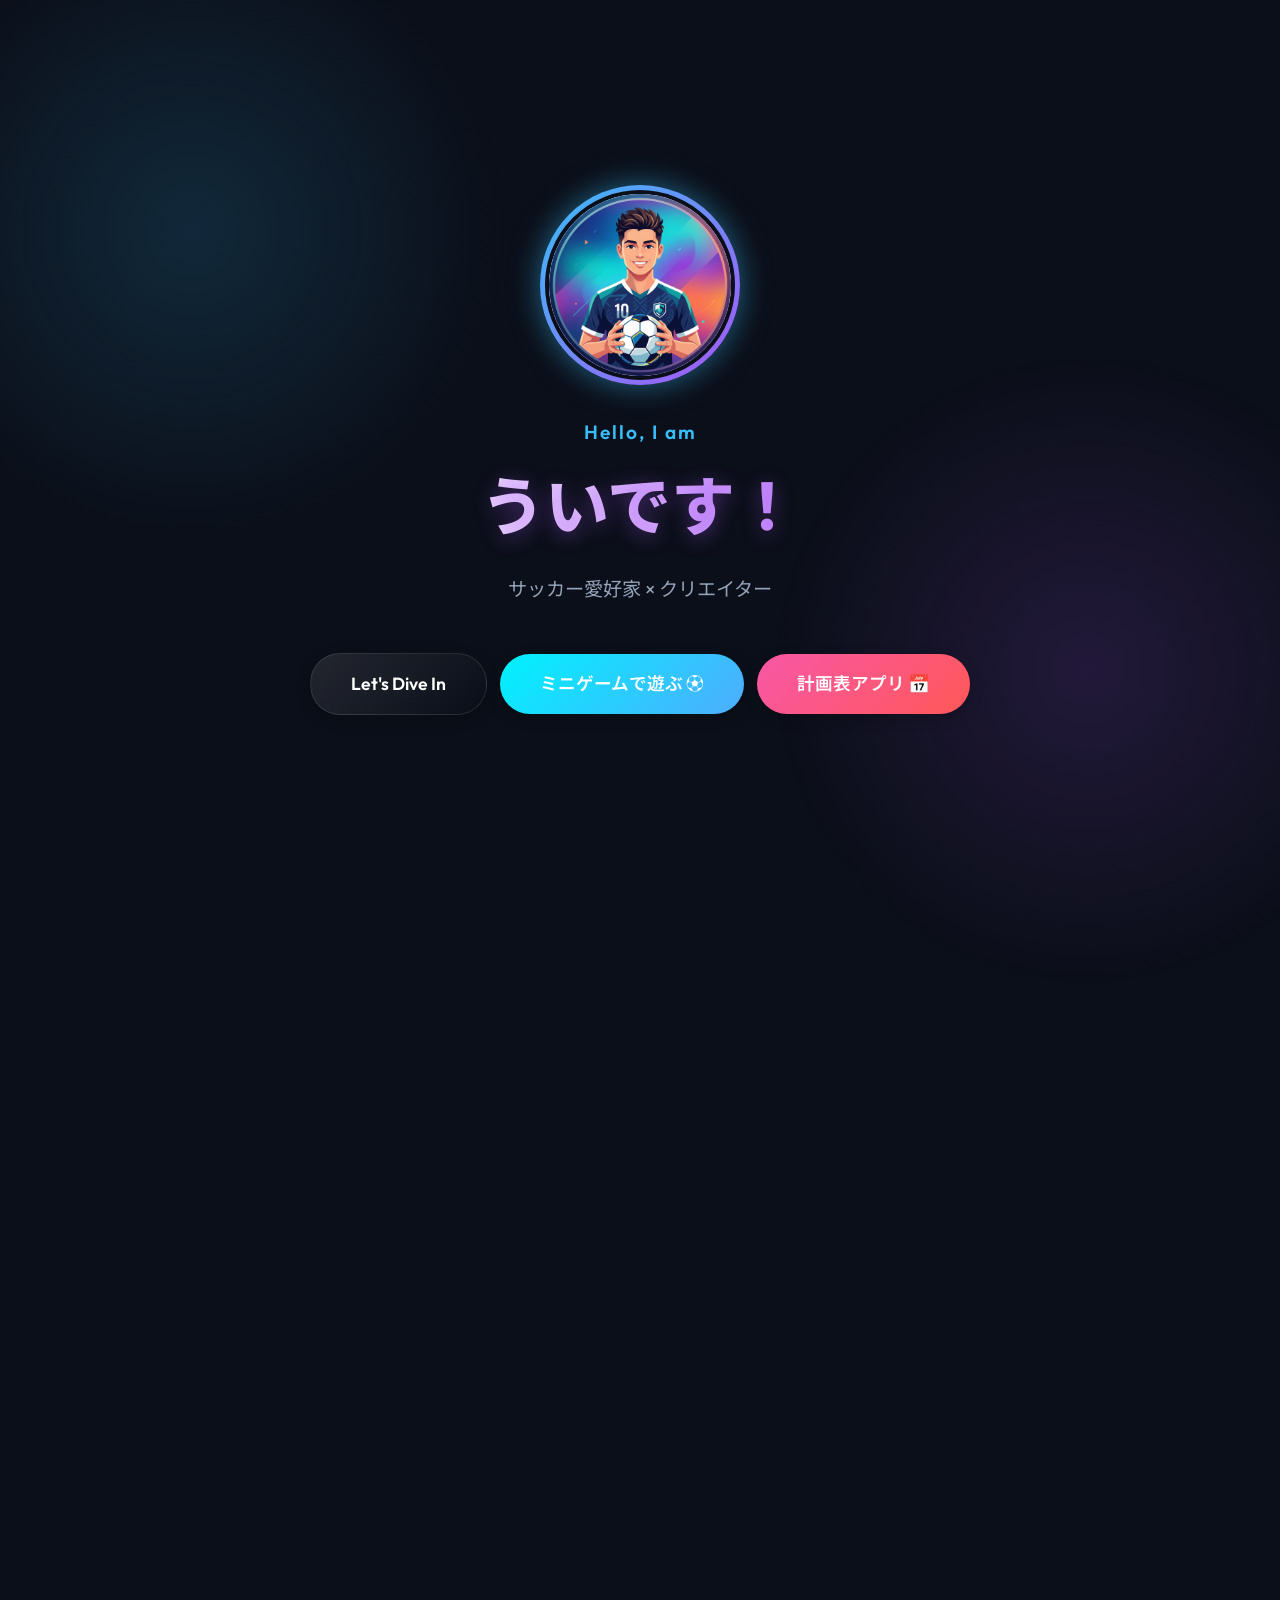
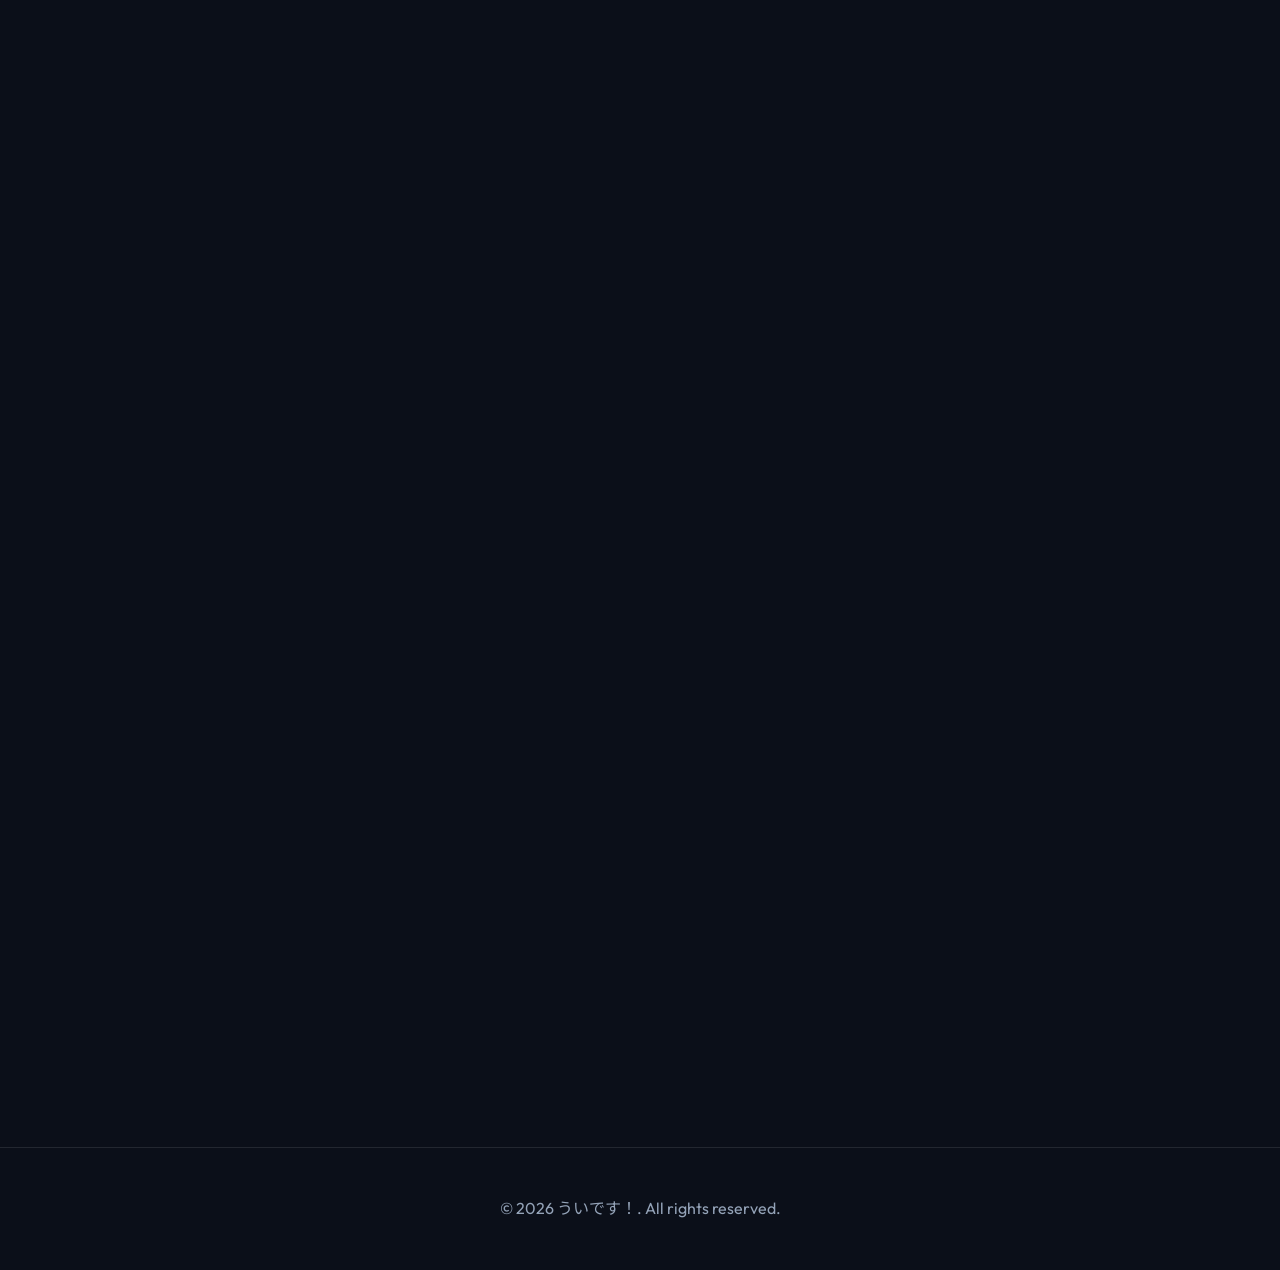
<file: index.html>
<!DOCTYPE html>
<html lang="ja">
<head>
    <meta charset="UTF-8">
    <meta name="viewport" content="width=device-width, initial-scale=1.0">
    <title>ういです！ | Portfolio</title>
    <meta name="description" content="ういです！の自己紹介ページです。得意なサッカーやAIに対する考え、今後の目標をシェアします。">
    <link rel="preconnect" href="https://fonts.googleapis.com">
    <link rel="preconnect" href="https://fonts.gstatic.com" crossorigin>
    <link href="https://fonts.googleapis.com/css2?family=Outfit:wght@300;400;600;800&family=Noto+Sans+JP:wght@300;400;700&display=swap" rel="stylesheet">
    <link rel="stylesheet" href="./assets/css/style.css">
</head>
<body>
    <div class="blob-bg"></div>
    <div class="blob-bg blob-2"></div>
    
    <main>
        <header class="hero section-animate">
            <div class="avatar-container">
                <img src="./assets/images/avatar.png" alt="ういです！のアバター" class="avatar">
            </div>
            <div class="hero-content">
                <p class="greeting">Hello, I am</p>
                <h1 class="name">ういです！</h1>
                <p class="role">サッカー愛好家 × クリエイター</p>
                <a href="#about" class="scroll-btn">Let's Dive In</a>
                <a href="game.html" class="scroll-btn" style="background: linear-gradient(135deg, #00f2fe 0%, #4facfe 100%); margin-left: 10px; border: none; color: white;">ミニゲームで遊ぶ ⚽️</a>
                <a href="planner.html" class="scroll-btn" style="background: linear-gradient(135deg, #f857a6 0%, #ff5858 100%); margin-left: 10px; border: none; color: white;">計画表アプリ 📅</a>
            </div>
        </header>

        <section id="about" class="section-animate">
            <div class="glass-card">
                <div class="card-header">
                    <h2><span class="icon">⚽</span> 得意なこと</h2>
                </div>
                <div class="card-body">
                    <p>
                        私の得意なことは<strong>サッカー</strong>です！<br>
                        チームワークとフィールド全体を見渡す視野の広さを活かして、常にベストを尽くします。
                        プログラミングにおいても、全体像を捉えながらゴールに向かって進んでいく姿勢を大切にしています。
                    </p>
                </div>
            </div>
        </section>

        <section id="ai-vision" class="section-animate">
            <div class="glass-card highlight-card">
                <div class="card-header">
                    <h2><span class="icon">🤖</span> AIとの向き合い方</h2>
                </div>
                <div class="card-body">
                    <div class="vision-item">
                        <h3>AIとはどのような存在か？</h3>
                        <p>私にとってAIは、<strong>「知らない知識をどんどん増やしてくれるような存在」</strong>です。自分の限界を広げ、新しい視点やアイデアをもたらしてくれる強力なパートナーだと考えています。</p>
                    </div>
                    <div class="vision-item mt-4">
                        <h3>今後の向き合い方</h3>
                        <p>AIに完全に頼りすぎるのではなく、<strong>「AIに頼るところ」</strong>と<strong>「自分の力でするところ」</strong>をしっかりと見極めることが重要だと思っています。このバランスを大切にしながら、より良いものを生み出すために上手く使い分けて向き合っていきたいです。</p>
                    </div>
                </div>
            </div>
        </section>

        <section id="goals" class="section-animate">
            <div class="glass-card">
                <div class="card-header">
                    <h2><span class="icon">🚀</span> 挑戦したいこと</h2>
                </div>
                <div class="card-body">
                    <p class="goal-text">
                        この授業を通して、<br>
                        <span class="highlight">「見た人に面白いと思ってもらえるようなアプリ」</span><br>
                        を作ることに挑戦したいです。
                    </p>
                    <p>
                        単なるツールではなく、ユーザーの心を動かし、記憶に残るような魅力的な体験を提供できるようなアプリ開発を目指します。
                    </p>
                </div>
            </div>
        </section>
    </main>

    <footer>
        <p>&copy; 2026 ういです！. All rights reserved.</p>
    </footer>

    <script src="./assets/js/script.js"></script>
</body>
</html>
</file>
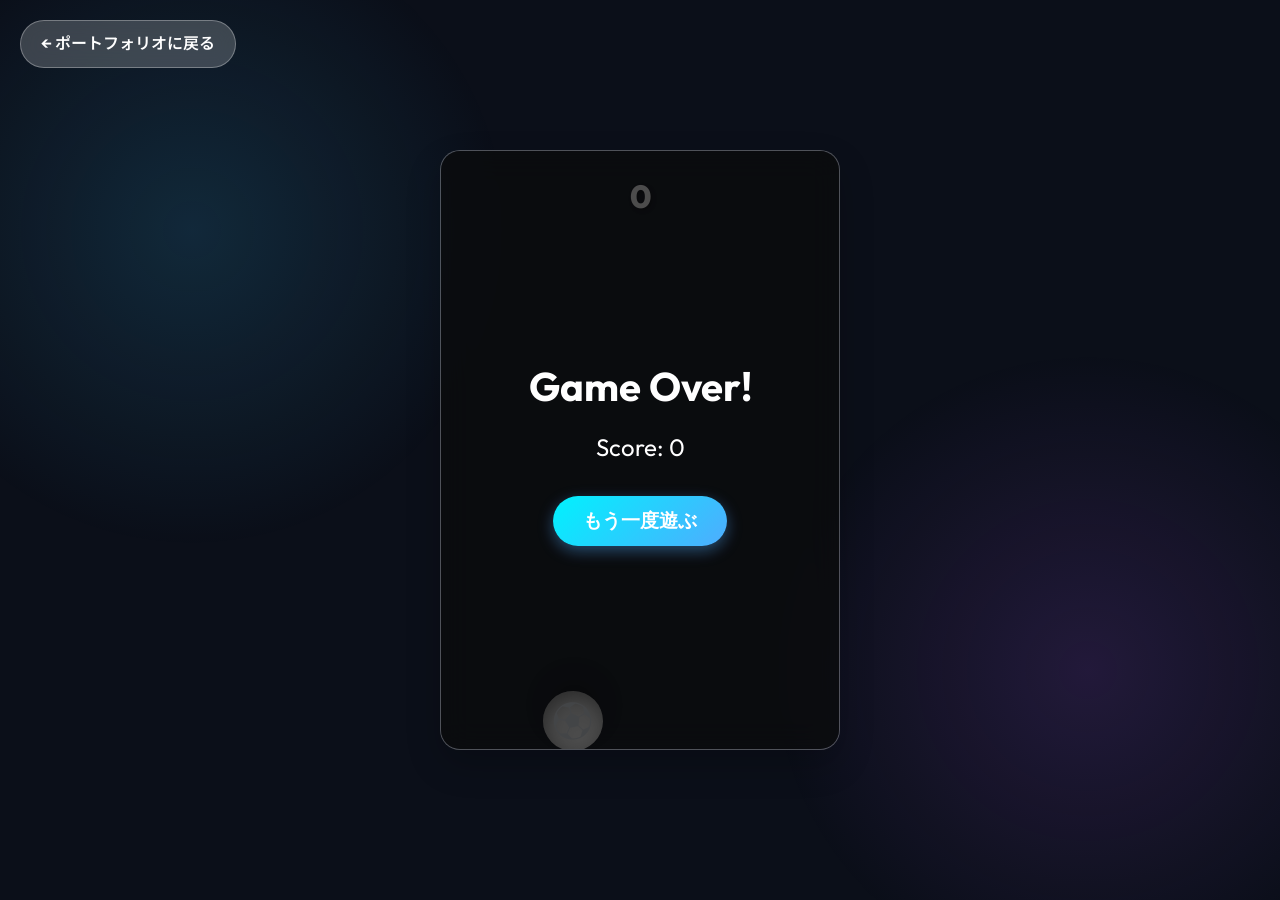
<file: game.html>
<!DOCTYPE html>
<html lang="ja">
<head>
    <meta charset="UTF-8">
    <meta name="viewport" content="width=device-width, initial-scale=1.0">
    <title>リフティングゲーム | ういです！ Portfolio</title>
    <meta name="description" content="簡単なサッカーリフティングゲームです。">
    <link rel="preconnect" href="https://fonts.googleapis.com">
    <link rel="preconnect" href="https://fonts.gstatic.com" crossorigin>
    <link href="https://fonts.googleapis.com/css2?family=Outfit:wght@300;400;600;800&family=Noto+Sans+JP:wght@300;400;700&display=swap" rel="stylesheet">
    <link rel="stylesheet" href="./assets/css/style.css">
    <style>
        body {
            overflow: hidden; /* ゲーム中はスクロール禁止 */
            display: flex;
            flex-direction: column;
            align-items: center;
            justify-content: center;
            height: 100vh;
            margin: 0;
        }
        .game-header {
            position: absolute;
            top: 20px;
            left: 20px;
            z-index: 10;
        }
        .back-btn {
            display: inline-block;
            padding: 10px 20px;
            background: rgba(255, 255, 255, 0.2);
            backdrop-filter: blur(10px);
            border: 1px solid rgba(255, 255, 255, 0.3);
            border-radius: 30px;
            color: #fff;
            text-decoration: none;
            font-weight: 600;
            transition: all 0.3s ease;
        }
        .back-btn:hover {
            background: rgba(255, 255, 255, 0.3);
            transform: translateY(-2px);
        }
        #game-container {
            position: relative;
            width: 100%;
            max-width: 400px;
            height: 600px;
            background: rgba(255, 255, 255, 0.1);
            backdrop-filter: blur(15px);
            border-radius: 20px;
            border: 1px solid rgba(255, 255, 255, 0.2);
            overflow: hidden;
            box-shadow: 0 15px 35px rgba(0,0,0,0.2);
            cursor: crosshair;
        }
        #score-board {
            position: absolute;
            top: 20px;
            width: 100%;
            text-align: center;
            font-size: 2rem;
            font-weight: 800;
            color: white;
            text-shadow: 2px 2px 4px rgba(0,0,0,0.3);
            z-index: 5;
            pointer-events: none;
        }
        #ball {
            position: absolute;
            width: 60px;
            height: 60px;
            background: radial-gradient(circle at 30% 30%, #ffffff, #d4d4d4);
            border-radius: 50%;
            box-shadow: inset -5px -5px 15px rgba(0,0,0,0.3), 5px 15px 20px rgba(0,0,0,0.2);
            display: flex;
            align-items: center;
            justify-content: center;
            font-size: 40px;
            user-select: none;
            cursor: pointer;
            transition: transform 0.1s;
        }
        #ball:active {
            transform: scale(0.9);
        }
        #game-over {
            position: absolute;
            top: 0;
            left: 0;
            width: 100%;
            height: 100%;
            background: rgba(0, 0, 0, 0.7);
            display: flex;
            flex-direction: column;
            align-items: center;
            justify-content: center;
            color: white;
            z-index: 10;
            opacity: 0;
            pointer-events: none;
            transition: opacity 0.3s;
        }
        #game-over.active {
            opacity: 1;
            pointer-events: all;
        }
        #game-over h2 {
            font-size: 2.5rem;
            margin-bottom: 10px;
        }
        #final-score {
            font-size: 1.5rem;
            margin-bottom: 30px;
        }
        .restart-btn {
            padding: 12px 30px;
            font-size: 1.2rem;
            background: linear-gradient(135deg, #00f2fe 0%, #4facfe 100%);
            border: none;
            border-radius: 30px;
            color: white;
            font-weight: bold;
            cursor: pointer;
            box-shadow: 0 5px 15px rgba(79, 172, 254, 0.4);
            transition: transform 0.2s, box-shadow 0.2s;
        }
        .restart-btn:hover {
            transform: translateY(-3px);
            box-shadow: 0 8px 20px rgba(79, 172, 254, 0.6);
        }
    </style>
</head>
<body>
    <div class="blob-bg"></div>
    <div class="blob-bg blob-2"></div>

    <div class="game-header">
        <a href="index.html" class="back-btn">← ポートフォリオに戻る</a>
    </div>

    <div id="game-container">
        <div id="score-board">0</div>
        <div id="ball">⚽️</div>
        <div id="game-over">
            <h2>Game Over!</h2>
            <div id="final-score">Score: 0</div>
            <button class="restart-btn" onclick="startGame()">もう一度遊ぶ</button>
        </div>
    </div>

    <script>
        const ball = document.getElementById('ball');
        const container = document.getElementById('game-container');
        const scoreBoard = document.getElementById('score-board');
        const gameOverScreen = document.getElementById('game-over');
        const finalScoreText = document.getElementById('final-score');

        let score = 0;
        let ballY = 100;
        let ballX = 170; // 400/2 - 30
        let velocityY = 0;
        let velocityX = 0;
        let gravity = 0.4;
        let isGameOver = false;
        let gameLoopId;

        // Container bounds
        const containerHeight = 600;
        const containerWidth = 400;
        const ballSize = 60;

        function startGame() {
            score = 0;
            scoreBoard.innerText = score;
            ballY = 50;
            ballX = (containerWidth - ballSize) / 2;
            velocityY = 0;
            velocityX = (Math.random() - 0.5) * 4; // ランダムな横方向の初速
            isGameOver = false;
            gameOverScreen.classList.remove('active');
            
            if(gameLoopId) cancelAnimationFrame(gameLoopId);
            gameLoop();
        }

        function gameLoop() {
            if (isGameOver) return;

            velocityY += gravity;
            ballY += velocityY;
            ballX += velocityX;

            // 壁でのバウンド（横）
            if (ballX <= 0) {
                ballX = 0;
                velocityX = -velocityX * 0.8;
            } else if (ballX >= containerWidth - ballSize) {
                ballX = containerWidth - ballSize;
                velocityX = -velocityX * 0.8;
            }

            // 地面に落ちたらゲームオーバー
            if (ballY >= containerHeight - ballSize) {
                endGame();
            }

            ball.style.top = ballY + 'px';
            ball.style.left = ballX + 'px';
            
            // 回転エフェクト
            ball.style.transform = `rotate(${ballX * 2}deg)`;

            gameLoopId = requestAnimationFrame(gameLoop);
        }

        function endGame() {
            isGameOver = true;
            ballY = containerHeight - ballSize;
            ball.style.top = ballY + 'px';
            finalScoreText.innerText = 'Score: ' + score;
            gameOverScreen.classList.add('active');
        }

        // ボールをクリック（またはタップ）した時の処理
        ball.addEventListener('mousedown', hitBall);
        ball.addEventListener('touchstart', (e) => {
            e.preventDefault(); // ダブルタップズーム防止
            hitBall(e);
        });

        function hitBall(e) {
            if (isGameOver) return;
            
            score++;
            scoreBoard.innerText = score;
            
            // 上に跳ね返す
            velocityY = -10 - (Math.random() * 2);
            
            // クリックした位置によって横方向の力を変える
            const ballRect = ball.getBoundingClientRect();
            let clickX;
            if (e.touches) {
                clickX = e.touches[0].clientX;
            } else {
                clickX = e.clientX;
            }
            
            const ballCenterX = ballRect.left + ballSize / 2;
            const diffX = clickX - ballCenterX;
            
            velocityX = -diffX * 0.2; // クリックした反対方向に少し飛ぶ
            
            // エフェクト
            ball.style.transform = 'scale(0.8)';
            setTimeout(() => {
                if(!isGameOver) ball.style.transform = `scale(1) rotate(${ballX * 2}deg)`;
            }, 100);
        }

        // 初期スタート
        startGame();
    </script>
</body>
</html>
</file>
<file: assets/css/style.css>
:root {
    --bg-color: #0b0f19;
    --text-primary: #e2e8f0;
    --text-secondary: #94a3b8;
    --accent: #38bdf8;
    --accent-glow: rgba(56, 189, 248, 0.5);
    --glass-bg: rgba(30, 41, 59, 0.4);
    --glass-border: rgba(255, 255, 255, 0.1);
}

* {
    margin: 0;
    padding: 0;
    box-sizing: border-box;
}

body {
    font-family: 'Outfit', 'Noto Sans JP', sans-serif;
    background-color: var(--bg-color);
    color: var(--text-primary);
    line-height: 1.6;
    overflow-x: hidden;
    position: relative;
}

/* Background animated blobs */
.blob-bg {
    position: fixed;
    top: -10%;
    left: -10%;
    width: 50vw;
    height: 50vw;
    background: radial-gradient(circle, rgba(56,189,248,0.15) 0%, rgba(11,15,25,0) 70%);
    border-radius: 50%;
    z-index: -1;
    animation: float 20s ease-in-out infinite alternate;
}

.blob-2 {
    top: auto;
    bottom: -10%;
    left: auto;
    right: -10%;
    background: radial-gradient(circle, rgba(168,85,247,0.15) 0%, rgba(11,15,25,0) 70%);
    animation-delay: -10s;
}

@keyframes float {
    0% { transform: translate(0, 0) scale(1); }
    100% { transform: translate(10%, 20%) scale(1.2); }
}

main {
    max-width: 900px;
    margin: 0 auto;
    padding: 2rem;
}

/* Hero Section */
.hero {
    min-height: 100vh;
    display: flex;
    flex-direction: column;
    justify-content: center;
    align-items: center;
    text-align: center;
    padding-bottom: 4rem;
}

.avatar-container {
    width: 200px;
    height: 200px;
    border-radius: 50%;
    padding: 5px;
    background: linear-gradient(135deg, var(--accent), #a855f7);
    box-shadow: 0 0 30px var(--accent-glow);
    margin-bottom: 2rem;
    position: relative;
    animation: hoverAvatar 4s ease-in-out infinite;
}

@keyframes hoverAvatar {
    0%, 100% { transform: translateY(0); }
    50% { transform: translateY(-10px); }
}

.avatar {
    width: 100%;
    height: 100%;
    object-fit: cover;
    border-radius: 50%;
    border: 4px solid var(--bg-color);
}

.greeting {
    font-size: 1.2rem;
    color: var(--accent);
    font-weight: 600;
    margin-bottom: 0.5rem;
    letter-spacing: 2px;
}

.name {
    font-size: 4rem;
    font-weight: 800;
    margin-bottom: 1rem;
    background: linear-gradient(to right, #ffffff, #a855f7);
    -webkit-background-clip: text;
    -webkit-text-fill-color: transparent;
    text-shadow: 0 4px 20px rgba(168, 85, 247, 0.4);
}

.role {
    font-size: 1.2rem;
    color: var(--text-secondary);
    margin-bottom: 3rem;
}

.scroll-btn {
    display: inline-block;
    padding: 1rem 2.5rem;
    font-size: 1.1rem;
    font-weight: 600;
    color: #fff;
    text-decoration: none;
    background: linear-gradient(135deg, rgba(255,255,255,0.1), rgba(255,255,255,0));
    border: 1px solid var(--glass-border);
    border-radius: 30px;
    backdrop-filter: blur(10px);
    transition: all 0.3s ease;
    box-shadow: 0 4px 15px rgba(0,0,0,0.2);
}

.scroll-btn:hover {
    background: rgba(255, 255, 255, 0.1);
    transform: translateY(-3px);
    box-shadow: 0 8px 25px rgba(56, 189, 248, 0.4);
    border-color: var(--accent);
}

/* Sections */
section {
    padding: 5rem 0;
}

.glass-card {
    background: var(--glass-bg);
    border: 1px solid var(--glass-border);
    border-radius: 20px;
    padding: 3rem;
    backdrop-filter: blur(12px);
    -webkit-backdrop-filter: blur(12px);
    box-shadow: 0 10px 30px rgba(0, 0, 0, 0.3);
    transition: transform 0.3s ease, box-shadow 0.3s ease;
}

.glass-card:hover {
    transform: translateY(-5px);
    box-shadow: 0 15px 40px rgba(0, 0, 0, 0.4);
    border-color: rgba(255, 255, 255, 0.2);
}

.highlight-card {
    background: linear-gradient(145deg, rgba(30, 41, 59, 0.6), rgba(15, 23, 42, 0.8));
    border-top: 1px solid rgba(56, 189, 248, 0.4);
}

.card-header h2 {
    font-size: 2rem;
    margin-bottom: 1.5rem;
    display: flex;
    align-items: center;
    gap: 10px;
}

.card-header .icon {
    font-size: 2.5rem;
    filter: drop-shadow(0 0 10px rgba(255,255,255,0.2));
}

.card-body p {
    font-size: 1.1rem;
    margin-bottom: 1rem;
    color: var(--text-secondary);
}

.card-body strong {
    color: var(--text-primary);
}

.mt-4 {
    margin-top: 2rem;
}

.vision-item h3 {
    font-size: 1.3rem;
    margin-bottom: 0.5rem;
    color: var(--accent);
}

.goal-text {
    font-size: 1.3rem !important;
    text-align: center;
    margin-bottom: 2rem !important;
    padding: 2rem;
    background: rgba(0,0,0,0.2);
    border-radius: 15px;
}

.highlight {
    color: #a855f7;
    font-weight: 800;
    font-size: 1.5rem;
    display: inline-block;
    margin-top: 0.5rem;
}

footer {
    text-align: center;
    padding: 3rem 0;
    color: var(--text-secondary);
    border-top: 1px solid var(--glass-border);
    margin-top: 4rem;
}

/* Animations */
.section-animate {
    opacity: 0;
    transform: translateY(40px);
    transition: opacity 0.8s ease-out, transform 0.8s cubic-bezier(0.2, 0.8, 0.2, 1);
}

.section-animate.visible {
    opacity: 1;
    transform: translateY(0);
}

/* Responsive */
@media (max-width: 768px) {
    .name { font-size: 3rem; }
    .glass-card { padding: 2rem; }
    .hero { min-height: 80vh; }
}
</file>
